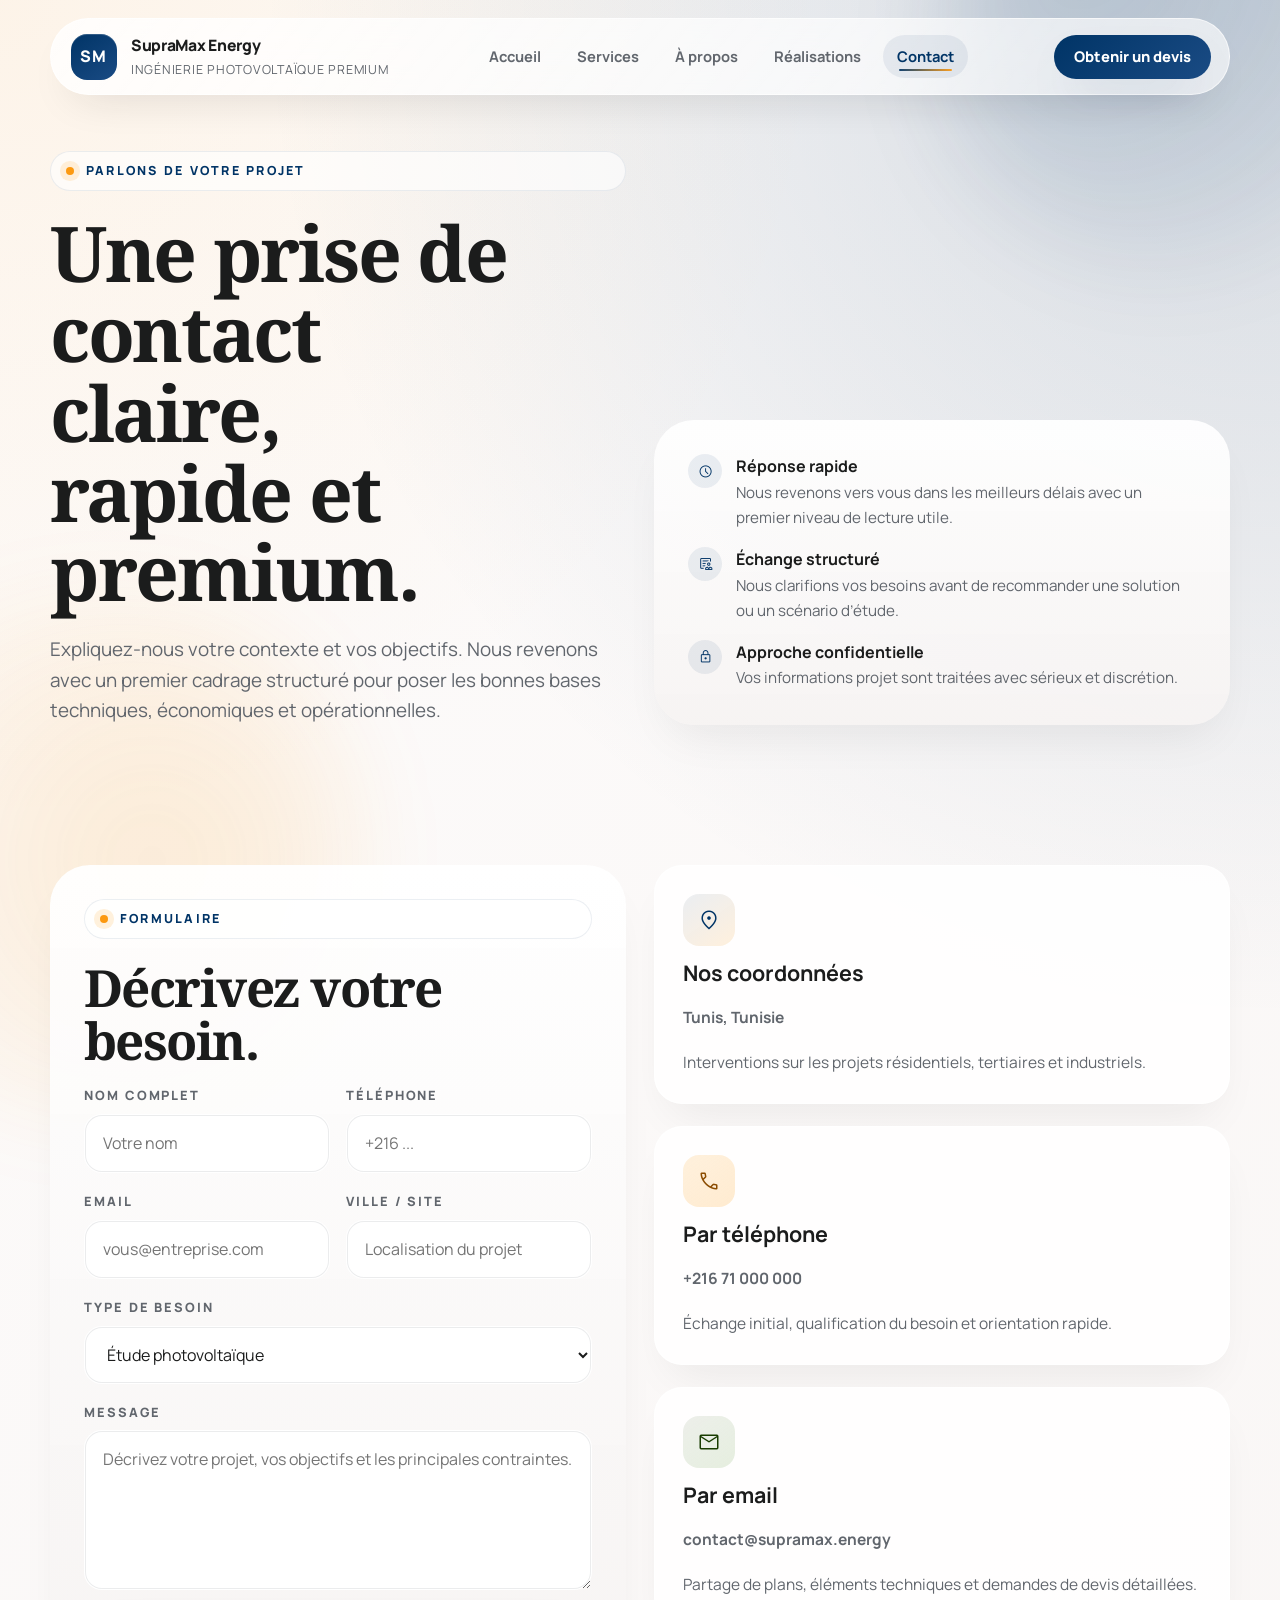
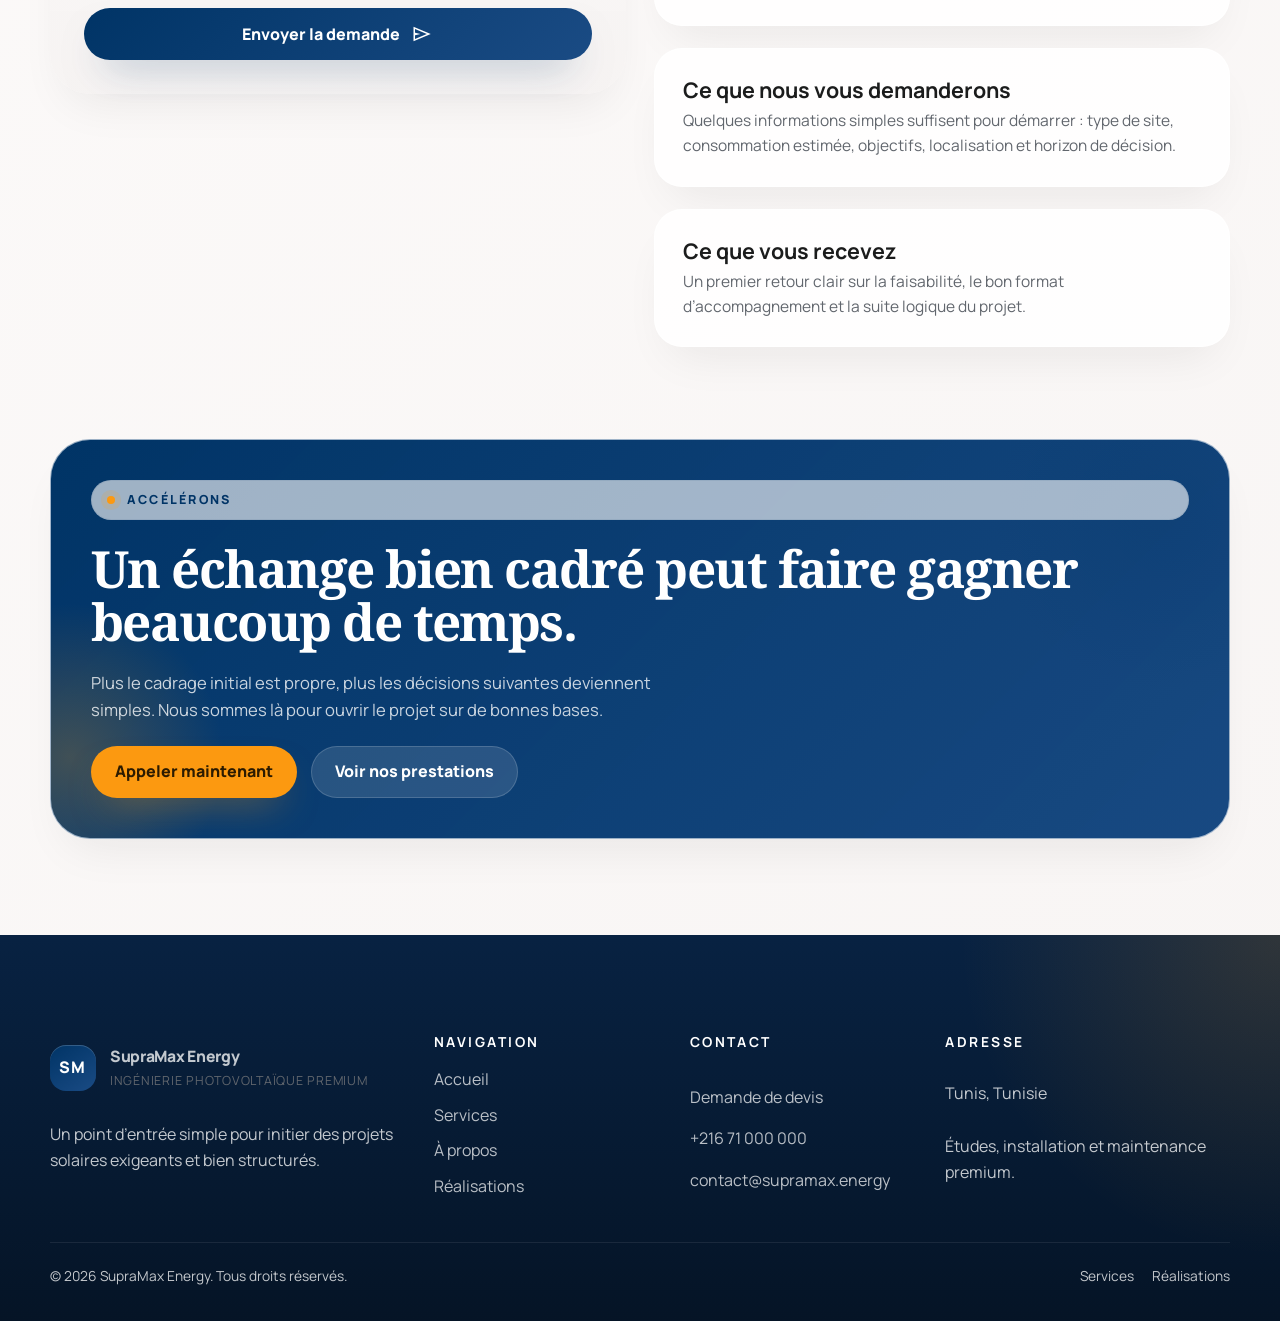
<file: solstice_engineering/contact.html>
<!DOCTYPE html>
<html lang="fr">
<head>
  <meta charset="utf-8">
  <meta name="viewport" content="width=device-width, initial-scale=1.0">
  <title>Contact | SupraMax Energy</title>
  <meta name="description" content="Contactez SupraMax Energy pour une étude photovoltaïque premium en Tunisie.">
  <link rel="preconnect" href="https://fonts.googleapis.com">
  <link rel="preconnect" href="https://fonts.gstatic.com" crossorigin>
  <link href="https://fonts.googleapis.com/css2?family=Manrope:wght@400;500;600;700;800&family=Noto+Serif:ital,wght@0,400;0,500;0,700;1,400&display=swap" rel="stylesheet">
  <link href="https://fonts.googleapis.com/css2?family=Material+Symbols+Outlined:opsz,wght,FILL,GRAD@20..48,200..700,0..1,0" rel="stylesheet">
  <link rel="stylesheet" href="site.css">
  <script src="site.js" defer></script>
</head>
<body>
  <header class="site-header">
    <div class="container nav-shell">
      <a class="brand" href="index.html">
        <span class="brand-mark">SM</span>
        <span class="brand-copy">
          <strong>SupraMax Energy</strong>
          <small>Ingénierie photovoltaïque premium</small>
        </span>
      </a>
      <nav class="nav-links" aria-label="Navigation principale">
        <a href="index.html">Accueil</a>
        <a href="services.html">Services</a>
        <a href="a-propos.html">À propos</a>
        <a href="realisations.html">Réalisations</a>
        <a class="is-active" href="contact.html">Contact</a>
      </nav>
      <div class="nav-actions">
        <a class="btn btn-primary btn-small" href="contact.html">Obtenir un devis</a>
        <button class="menu-toggle" type="button" aria-label="Ouvrir le menu" aria-expanded="false" data-nav-toggle>
          <span class="material-symbols-outlined">menu</span>
        </button>
      </div>
    </div>
    <div class="mobile-panel" data-mobile-nav>
      <nav class="mobile-links" aria-label="Navigation mobile">
        <a href="index.html">Accueil</a>
        <a href="services.html">Services</a>
        <a href="a-propos.html">À propos</a>
        <a href="realisations.html">Réalisations</a>
        <a class="is-active" href="contact.html">Contact</a>
      </nav>
      <a class="btn btn-primary btn-block" href="contact.html">Obtenir un devis</a>
    </div>
  </header>

  <main class="page-main">
    <section class="page-hero">
      <div class="container hero-grid">
        <div class="hero-copy" data-reveal>
          <span class="eyebrow">Parlons de votre projet</span>
          <h1>Une prise de contact claire, rapide et premium.</h1>
          <p>Expliquez-nous votre contexte et vos objectifs. Nous revenons avec un premier cadrage structuré pour poser les bonnes bases techniques, économiques et opérationnelles.</p>
        </div>
        <div class="panel" data-reveal>
          <div class="detail-list">
            <div class="detail-item">
              <span class="material-symbols-outlined">schedule</span>
              <div>
                <strong>Réponse rapide</strong>
                <span>Nous revenons vers vous dans les meilleurs délais avec un premier niveau de lecture utile.</span>
              </div>
            </div>
            <div class="detail-item">
              <span class="material-symbols-outlined">clinical_notes</span>
              <div>
                <strong>Échange structuré</strong>
                <span>Nous clarifions vos besoins avant de recommander une solution ou un scénario d’étude.</span>
              </div>
            </div>
            <div class="detail-item">
              <span class="material-symbols-outlined">lock</span>
              <div>
                <strong>Approche confidentielle</strong>
                <span>Vos informations projet sont traitées avec sérieux et discrétion.</span>
              </div>
            </div>
          </div>
        </div>
      </div>
    </section>

    <section class="section">
      <div class="container contact-grid">
        <div class="contact-form" data-reveal>
          <form class="panel" action="#" method="post">
            <div class="section-copy">
              <span class="eyebrow">Formulaire</span>
              <h2>Décrivez votre besoin.</h2>
            </div>
            <div class="form-row">
              <div class="field">
                <label for="nom">Nom complet</label>
                <input id="nom" name="nom" type="text" placeholder="Votre nom">
              </div>
              <div class="field">
                <label for="telephone">Téléphone</label>
                <input id="telephone" name="telephone" type="tel" placeholder="+216 ...">
              </div>
            </div>
            <div class="form-row">
              <div class="field">
                <label for="email">Email</label>
                <input id="email" name="email" type="email" placeholder="vous@entreprise.com">
              </div>
              <div class="field">
                <label for="ville">Ville / site</label>
                <input id="ville" name="ville" type="text" placeholder="Localisation du projet">
              </div>
            </div>
            <div class="field">
              <label for="service">Type de besoin</label>
              <select id="service" name="service">
                <option>Étude photovoltaïque</option>
                <option>Installation résidentielle premium</option>
                <option>Projet tertiaire / entreprise</option>
                <option>Projet industriel</option>
                <option>Maintenance & monitoring</option>
              </select>
            </div>
            <div class="field">
              <label for="message">Message</label>
              <textarea id="message" name="message" placeholder="Décrivez votre projet, vos objectifs et les principales contraintes."></textarea>
            </div>
            <button class="btn btn-primary btn-block" type="submit">
              Envoyer la demande
              <span class="material-symbols-outlined">send</span>
            </button>
          </form>
        </div>

        <div class="contact-side">
          <article class="info-card" data-reveal>
            <span class="card-accent"><span class="material-symbols-outlined">location_on</span></span>
            <h3>Nos coordonnées</h3>
            <p class="info-line">Tunis, Tunisie</p>
            <p class="info-subline">Interventions sur les projets résidentiels, tertiaires et industriels.</p>
          </article>
          <article class="info-card" data-reveal>
            <span class="card-accent orange"><span class="material-symbols-outlined">call</span></span>
            <h3>Par téléphone</h3>
            <p class="info-line">+216 71 000 000</p>
            <p class="info-subline">Échange initial, qualification du besoin et orientation rapide.</p>
          </article>
          <article class="info-card" data-reveal>
            <span class="card-accent green"><span class="material-symbols-outlined">mail</span></span>
            <h3>Par email</h3>
            <p class="info-line">contact@supramax.energy</p>
            <p class="info-subline">Partage de plans, éléments techniques et demandes de devis détaillées.</p>
          </article>
          <article class="faq-card" data-reveal>
            <h3>Ce que nous vous demanderons</h3>
            <p>Quelques informations simples suffisent pour démarrer : type de site, consommation estimée, objectifs, localisation et horizon de décision.</p>
          </article>
          <article class="faq-card" data-reveal>
            <h3>Ce que vous recevez</h3>
            <p>Un premier retour clair sur la faisabilité, le bon format d’accompagnement et la suite logique du projet.</p>
          </article>
        </div>
      </div>
    </section>

    <div class="container">
      <section class="cta-shell" data-reveal>
        <div class="section-copy">
          <span class="eyebrow">Accélérons</span>
          <h2>Un échange bien cadré peut faire gagner beaucoup de temps.</h2>
          <p>Plus le cadrage initial est propre, plus les décisions suivantes deviennent simples. Nous sommes là pour ouvrir le projet sur de bonnes bases.</p>
          <div class="hero-actions">
            <a class="btn btn-accent" href="tel:+21671000000">Appeler maintenant</a>
            <a class="btn btn-secondary" href="services.html">Voir nos prestations</a>
          </div>
        </div>
      </section>
    </div>
  </main>

  <footer class="site-footer">
    <div class="container">
      <div class="footer-grid">
        <div class="footer-brand">
          <a class="brand" href="index.html">
            <span class="brand-mark">SM</span>
            <span class="brand-copy">
              <strong>SupraMax Energy</strong>
              <small>Ingénierie photovoltaïque premium</small>
            </span>
          </a>
          <p>Un point d’entrée simple pour initier des projets solaires exigeants et bien structurés.</p>
        </div>
        <div class="footer-col">
          <strong>Navigation</strong>
          <div class="footer-links">
            <a href="index.html">Accueil</a>
            <a href="services.html">Services</a>
            <a href="a-propos.html">À propos</a>
            <a href="realisations.html">Réalisations</a>
          </div>
        </div>
        <div class="footer-col">
          <strong>Contact</strong>
          <div class="footer-links">
            <a href="contact.html">Demande de devis</a>
            <a href="tel:+21671000000">+216 71 000 000</a>
            <a href="mailto:contact@supramax.energy">contact@supramax.energy</a>
          </div>
        </div>
        <div class="footer-col">
          <strong>Adresse</strong>
          <p>Tunis, Tunisie</p>
          <p>Études, installation et maintenance premium.</p>
        </div>
      </div>
      <div class="footer-bottom">
        <span>© 2026 SupraMax Energy. Tous droits réservés.</span>
        <nav aria-label="Liens de pied de page">
          <a href="services.html">Services</a>
          <a href="realisations.html">Réalisations</a>
        </nav>
      </div>
    </div>
  </footer>
</body>
</html>
</file>
<file: solstice_engineering/site.css>
:root {
  --bg: #fcf9f8;
  --surface: #ffffff;
  --surface-low: #f6f3f2;
  --surface-high: #ebe5e3;
  --surface-strong: #d9d4d0;
  --text: #1b1c1c;
  --muted: #61666d;
  --primary: #003466;
  --primary-soft: #1a4b84;
  --primary-glow: rgba(0, 52, 102, 0.16);
  --accent: #fc9910;
  --accent-soft: #ffe6c4;
  --green: #183c00;
  --green-soft: #dbe7d1;
  --outline: rgba(115, 119, 129, 0.22);
  --white-70: rgba(255, 255, 255, 0.7);
  --white-14: rgba(255, 255, 255, 0.14);
  --shadow-soft: 0 24px 48px -18px rgba(27, 28, 28, 0.08);
  --shadow-hover: 0 30px 68px -30px rgba(0, 52, 102, 0.34);
  --shadow-strong: 0 28px 90px -32px rgba(0, 52, 102, 0.28);
  --ease-standard: cubic-bezier(0.25, 0.46, 0.45, 0.94);
  --ease-premium: cubic-bezier(0.22, 1, 0.36, 1);
  --ease-crisp: cubic-bezier(0.4, 0, 0.2, 1);
  --radius-xs: 14px;
  --radius-sm: 18px;
  --radius-md: 28px;
  --radius-lg: 40px;
  --scroll-progress: 0;
  --container: min(1180px, calc(100vw - 40px));
}

* {
  box-sizing: border-box;
}

html {
  scroll-behavior: smooth;
}

:focus-visible {
  outline: 2px solid rgba(51, 95, 153, 0.56);
  outline-offset: 3px;
}

body {
  position: relative;
  margin: 0;
  overflow-x: hidden;
  background:
    radial-gradient(circle at top left, rgba(252, 153, 16, 0.08), transparent 26%),
    radial-gradient(circle at top right, rgba(0, 52, 102, 0.16), transparent 32%),
    linear-gradient(140deg, rgba(255, 255, 255, 0.4), rgba(246, 243, 242, 0.7)),
    var(--bg);
  color: var(--text);
  font-family: "Manrope", sans-serif;
  line-height: 1.6;
  min-width: 320px;
  text-rendering: optimizeLegibility;
}

body::before,
body::after {
  content: "";
  position: fixed;
  pointer-events: none;
  z-index: 0;
  filter: blur(48px);
  opacity: 0.58;
}

body::before {
  top: -190px;
  right: -120px;
  width: 460px;
  height: 460px;
  border-radius: 50%;
  background: radial-gradient(circle at 30% 30%, rgba(0, 52, 102, 0.32), rgba(0, 52, 102, 0));
  animation: floatDrift 16s ease-in-out infinite;
}

body::after {
  left: -160px;
  bottom: -220px;
  width: 520px;
  height: 520px;
  border-radius: 46%;
  background: radial-gradient(circle at 60% 50%, rgba(252, 153, 16, 0.26), rgba(252, 153, 16, 0));
  animation: floatDrift 20s ease-in-out infinite reverse;
}

.site-header,
.page-main,
.site-footer {
  position: relative;
  z-index: 1;
}

@keyframes floatDrift {
  0%,
  100% {
    transform: translate3d(0, 0, 0) rotate(0.001deg);
  }

  50% {
    transform: translate3d(0, -22px, 0) rotate(4deg);
  }
}

@keyframes pulseSoft {
  0%,
  100% {
    opacity: 0.52;
  }

  50% {
    opacity: 0.76;
  }
}

img {
  display: block;
  max-width: 100%;
}

a {
  color: inherit;
  text-decoration: none;
}

button,
input,
select,
textarea {
  font: inherit;
}

button {
  border: 0;
  background: none;
  cursor: pointer;
}

.material-symbols-outlined {
  font-variation-settings: "FILL" 0, "wght" 300, "GRAD" 0, "opsz" 24;
}

.container {
  width: var(--container);
  margin: 0 auto;
}

.site-header {
  position: sticky;
  top: 0;
  z-index: 40;
  padding: 18px 0 0;
  transition: padding 0.45s var(--ease-premium);
}

.site-header::after {
  content: "";
  position: absolute;
  left: 0;
  right: 0;
  bottom: -3px;
  height: 2px;
  opacity: 0;
  transform: scaleX(var(--scroll-progress, 0));
  transform-origin: left center;
  transition: opacity 0.35s var(--ease-standard);
  background: linear-gradient(90deg, var(--accent), rgba(252, 153, 16, 0.82), var(--primary-soft), var(--primary));
}

body.is-scrolled .site-header::after {
  opacity: 0.8;
}

.nav-shell {
  display: flex;
  align-items: center;
  justify-content: space-between;
  gap: 24px;
  padding: 14px 18px 14px 20px;
  border: 1px solid rgba(255, 255, 255, 0.62);
  border-radius: 999px;
  background: linear-gradient(130deg, rgba(255, 255, 255, 0.82), rgba(255, 255, 255, 0.62));
  backdrop-filter: blur(24px);
  box-shadow: 0 20px 45px -24px rgba(27, 28, 28, 0.18);
  transition: border-color 0.4s var(--ease-standard), box-shadow 0.5s var(--ease-premium), background-color 0.4s var(--ease-standard), transform 0.45s var(--ease-premium);
}

body.is-scrolled .site-header {
  padding-top: 10px;
}

body.is-scrolled .nav-shell {
  border-color: rgba(255, 255, 255, 0.7);
  background: linear-gradient(130deg, rgba(255, 255, 255, 0.9), rgba(246, 243, 242, 0.78));
  box-shadow: 0 22px 56px -30px rgba(27, 28, 28, 0.34);
  transform: translateY(-1px);
}

.brand {
  display: inline-flex;
  align-items: center;
  gap: 14px;
  min-width: 0;
}

.brand-mark {
  width: 46px;
  height: 46px;
  display: inline-flex;
  align-items: center;
  justify-content: center;
  border-radius: 16px;
  background: linear-gradient(145deg, var(--primary), var(--primary-soft));
  color: #fff;
  font-weight: 800;
  letter-spacing: 0.08em;
  box-shadow: inset 0 1px 0 rgba(255, 255, 255, 0.18);
}

.brand-copy {
  display: grid;
  gap: 2px;
}

.brand-copy strong {
  font-size: 0.98rem;
  font-weight: 800;
  letter-spacing: -0.02em;
}

.brand-copy small {
  color: var(--muted);
  font-size: 0.78rem;
  letter-spacing: 0.06em;
  text-transform: uppercase;
}

.nav-links,
.mobile-links {
  display: flex;
  align-items: center;
  gap: 8px;
}

.nav-links a,
.mobile-links a {
  position: relative;
  padding: 10px 14px;
  border-radius: 999px;
  color: var(--muted);
  font-size: 0.92rem;
  font-weight: 700;
  transition: color 0.3s var(--ease-standard), background-color 0.3s var(--ease-standard), transform 0.3s var(--ease-standard);
}

.nav-links a::after,
.mobile-links a::after {
  content: "";
  position: absolute;
  left: 16px;
  right: 16px;
  bottom: 7px;
  height: 2px;
  border-radius: 999px;
  transform: scaleX(0);
  transform-origin: center;
  transition: transform 0.38s var(--ease-premium);
  background: linear-gradient(90deg, rgba(0, 52, 102, 0.92), rgba(252, 153, 16, 0.92));
}

.nav-links a:hover,
.mobile-links a:hover,
.nav-links a.is-active,
.mobile-links a.is-active {
  color: var(--primary);
  background: rgba(0, 52, 102, 0.07);
}

.nav-links a:hover::after,
.mobile-links a:hover::after,
.nav-links a.is-active::after,
.mobile-links a.is-active::after {
  transform: scaleX(1);
}

.nav-actions {
  display: flex;
  align-items: center;
  gap: 12px;
}

.menu-toggle {
  width: 46px;
  height: 46px;
  display: none;
  align-items: center;
  justify-content: center;
  border-radius: 16px;
  background: var(--surface-low);
  color: var(--primary);
  box-shadow: inset 0 0 0 1px var(--outline);
  transition: transform 0.3s var(--ease-standard), box-shadow 0.3s var(--ease-standard), background-color 0.3s var(--ease-standard);
}

.menu-toggle:hover {
  transform: translateY(-1px);
  background: rgba(0, 52, 102, 0.07);
  box-shadow: inset 0 0 0 1px rgba(0, 52, 102, 0.22);
}

.mobile-panel {
  display: grid;
  width: var(--container);
  margin: 10px auto 0;
  padding: 0 16px;
  max-height: 0;
  border-radius: 28px;
  background: rgba(255, 255, 255, 0.86);
  backdrop-filter: blur(18px);
  box-shadow: var(--shadow-soft);
  opacity: 0;
  overflow: hidden;
  pointer-events: none;
  transform: translateY(-8px) scale(0.985);
  transform-origin: top center;
  transition: max-height 0.52s var(--ease-premium), opacity 0.34s var(--ease-standard), transform 0.46s var(--ease-premium), padding 0.34s var(--ease-standard);
}

.mobile-panel.is-open {
  padding: 16px;
  max-height: 520px;
  gap: 14px;
  opacity: 1;
  pointer-events: auto;
  transform: translateY(0) scale(1);
}

.mobile-links {
  flex-direction: column;
  align-items: stretch;
}

.mobile-panel nav,
.mobile-panel > .btn {
  overflow: hidden;
}

.mobile-links a {
  background: var(--surface-low);
}

.btn {
  position: relative;
  isolation: isolate;
  overflow: hidden;
  display: inline-flex;
  align-items: center;
  justify-content: center;
  gap: 10px;
  min-height: 52px;
  padding: 0 24px;
  border-radius: 999px;
  font-weight: 800;
  transition: transform 0.36s var(--ease-premium), box-shadow 0.4s var(--ease-premium), background-color 0.35s var(--ease-standard), color 0.35s var(--ease-standard);
}

.btn::before {
  content: "";
  position: absolute;
  inset: 0;
  z-index: -1;
  transform: translateX(-116%);
  background: linear-gradient(112deg, rgba(255, 255, 255, 0), rgba(255, 255, 255, 0.38), rgba(255, 255, 255, 0));
  transition: transform 0.7s var(--ease-premium);
}

.btn:hover {
  transform: translateY(-3px);
}

.btn:hover::before {
  transform: translateX(116%);
}

.btn:active {
  transform: translateY(-1px) scale(0.992);
}

.btn-primary {
  background: linear-gradient(135deg, var(--primary), var(--primary-soft));
  color: #fff;
  box-shadow: 0 20px 42px -20px rgba(0, 52, 102, 0.58);
}

.btn-secondary {
  background: rgba(255, 255, 255, 0.68);
  color: var(--primary);
  box-shadow: inset 0 0 0 1px rgba(0, 52, 102, 0.12);
}

.btn-accent {
  background: var(--accent);
  color: #2c1b00;
  box-shadow: 0 18px 38px -18px rgba(252, 153, 16, 0.6);
}

.btn-primary:hover,
.btn-accent:hover {
  box-shadow: 0 26px 44px -24px rgba(0, 52, 102, 0.62);
}

.btn-small {
  min-height: 44px;
  padding: 0 20px;
  font-size: 0.92rem;
}

.btn-block {
  width: 100%;
}

.page-main {
  padding-bottom: 96px;
}

.hero,
.page-hero {
  padding: 46px 0 48px;
}

.hero-grid,
.split-grid,
.contact-grid,
.story-grid,
.portfolio-grid,
.service-grid,
.value-grid,
.detail-grid,
.metric-grid {
  display: grid;
  gap: 28px;
}

.hero-grid,
.split-grid,
.story-grid,
.detail-grid,
.contact-grid {
  grid-template-columns: repeat(2, minmax(0, 1fr));
  align-items: center;
}

.page-hero .hero-grid {
  align-items: end;
}

.eyebrow {
  display: inline-flex;
  align-items: center;
  gap: 12px;
  padding: 10px 16px;
  border-radius: 999px;
  background: rgba(255, 255, 255, 0.62);
  color: var(--primary);
  font-size: 0.78rem;
  font-weight: 800;
  letter-spacing: 0.18em;
  text-transform: uppercase;
  box-shadow: inset 0 0 0 1px rgba(0, 52, 102, 0.08);
}

.eyebrow::before {
  content: "";
  width: 8px;
  height: 8px;
  border-radius: 50%;
  background: var(--accent);
  box-shadow: 0 0 0 6px rgba(252, 153, 16, 0.14);
}

.hero-copy,
.section-copy {
  display: grid;
  gap: 22px;
}

.hero-copy h1,
.section-heading h2,
.section-heading h3,
.section-copy h2,
.section-copy h3,
.cta-shell h2 {
  margin: 0;
  font-family: "Noto Serif", serif;
  letter-spacing: -0.03em;
  line-height: 1.04;
}

.hero-copy h1 {
  font-size: clamp(3.2rem, 8vw, 6.8rem);
  max-width: 10.5ch;
}

.page-hero .hero-copy h1 {
  font-size: clamp(2.8rem, 6vw, 5.4rem);
  max-width: 11ch;
}

.section-copy h2,
.section-heading h2 {
  font-size: clamp(2rem, 4vw, 3.6rem);
}

.hero-copy p,
.section-copy p,
.section-lead {
  margin: 0;
  color: var(--muted);
  font-size: clamp(1.04rem, 1.8vw, 1.18rem);
  max-width: 62ch;
}

.hero-actions {
  display: flex;
  flex-wrap: wrap;
  gap: 14px;
}

.hero-home-premium {
  padding: 36px 0 8px;
}

.hero-premium-shell {
  position: relative;
  min-height: 620px;
  display: grid;
  align-items: end;
  overflow: hidden;
  isolation: isolate;
  border-radius: 46px;
  border: 1px solid rgba(255, 255, 255, 0.54);
  padding: clamp(26px, 4vw, 56px);
  background:
    radial-gradient(circle at 80% 78%, rgba(252, 153, 16, 0.24), transparent 38%),
    linear-gradient(136deg, rgba(6, 24, 38, 0.85), rgba(18, 66, 86, 0.68)),
    url("https://lh3.googleusercontent.com/aida-public/[base64]") center/cover no-repeat;
  box-shadow: 0 36px 92px -42px rgba(0, 52, 102, 0.5);
  transition: transform 0.75s var(--ease-premium), box-shadow 0.65s var(--ease-premium);
}

.hero-premium-shell::before {
  content: "";
  position: absolute;
  inset: 0;
  z-index: -1;
  background: linear-gradient(180deg, rgba(5, 16, 28, 0.2), rgba(5, 16, 28, 0.68));
}

.hero-premium-shell::after {
  content: "";
  position: absolute;
  inset: auto -8% -36% auto;
  width: 430px;
  height: 430px;
  border-radius: 50%;
  z-index: -1;
  background: radial-gradient(circle, rgba(255, 255, 255, 0.22), rgba(255, 255, 255, 0));
  animation: pulseSoft 9s ease-in-out infinite;
}

.hero-premium-content {
  display: grid;
  gap: 24px;
  max-width: 740px;
  color: #fdf9f5;
}

.hero-premium-content .eyebrow {
  width: fit-content;
  background: rgba(247, 248, 251, 0.16);
  color: rgba(255, 255, 255, 0.9);
  box-shadow: inset 0 0 0 1px rgba(255, 255, 255, 0.22);
}

.hero-premium-content h1 {
  margin: 0;
  max-width: 11.2ch;
  font-family: "Noto Serif", serif;
  font-size: clamp(2.9rem, 7vw, 5.9rem);
  letter-spacing: -0.03em;
  line-height: 0.96;
  text-wrap: balance;
  color: #fdf7f2;
}

.hero-premium-content h1 em {
  color: var(--accent);
  font-style: italic;
  font-weight: 500;
  text-shadow: 0 10px 24px rgba(252, 153, 16, 0.2);
}

.hero-premium-content p {
  margin: 0;
  max-width: 58ch;
  color: rgba(255, 255, 255, 0.78);
  font-size: clamp(1rem, 1.7vw, 1.13rem);
}

.hero-premium-content .btn-secondary {
  color: #fff;
  background: rgba(255, 255, 255, 0.14);
  box-shadow: inset 0 0 0 1px rgba(255, 255, 255, 0.24);
}

.hero-premium-meta {
  display: flex;
  flex-wrap: wrap;
  gap: 10px;
}

.hero-premium-meta span {
  padding: 8px 12px;
  border-radius: 999px;
  font-size: 0.77rem;
  letter-spacing: 0.12em;
  text-transform: uppercase;
  font-weight: 800;
  color: rgba(255, 255, 255, 0.82);
  background: rgba(255, 255, 255, 0.1);
  box-shadow: inset 0 0 0 1px rgba(255, 255, 255, 0.2);
}

@media (hover: hover) and (pointer: fine) {
  .hero-premium-shell:hover {
    transform: translateY(-5px);
    box-shadow: 0 42px 100px -42px rgba(0, 52, 102, 0.58);
  }
}

.hero-panel,
.image-panel,
.glow-panel,
.story-panel,
.cta-shell,
.wide-panel {
  position: relative;
  overflow: hidden;
  border-radius: var(--radius-lg);
  background: linear-gradient(180deg, rgba(255, 255, 255, 0.94), rgba(246, 243, 242, 0.9));
  box-shadow: var(--shadow-soft);
  border: 1px solid rgba(255, 255, 255, 0.6);
}

.hero-panel,
.wide-panel,
.story-panel,
.cta-shell {
  --tilt-x: 0deg;
  --tilt-y: 0deg;
}

.hero-panel {
  min-height: 620px;
  padding: 28px;
  display: grid;
  align-content: end;
  isolation: isolate;
  transition: transform 0.7s var(--ease-premium), box-shadow 0.55s var(--ease-premium);
}

.hero-panel::before,
.wide-panel::before,
.cta-shell::before {
  content: "";
  position: absolute;
  inset: auto auto -20% -12%;
  width: 320px;
  height: 320px;
  border-radius: 50%;
  background: radial-gradient(circle, rgba(252, 153, 16, 0.24), transparent 68%);
  z-index: -1;
  animation: pulseSoft 8s ease-in-out infinite;
}

.hero-panel::after,
.wide-panel::after,
.cta-shell::after {
  content: "";
  position: absolute;
  inset: 0 0 auto auto;
  width: 360px;
  height: 360px;
  border-radius: 50%;
  background: radial-gradient(circle, rgba(0, 52, 102, 0.2), transparent 68%);
  transform: translate(32%, -28%);
  z-index: -1;
  animation: pulseSoft 10s ease-in-out infinite;
}

.hero-media,
.cover-image {
  width: 100%;
  height: 100%;
  object-fit: cover;
  border-radius: calc(var(--radius-lg) - 10px);
  transition: transform 1.2s var(--ease-premium), filter 0.6s var(--ease-standard);
}

.hero-media-wrap {
  position: absolute;
  inset: 20px;
  border-radius: calc(var(--radius-lg) - 10px);
  overflow: hidden;
}

.hero-overlay {
  position: absolute;
  inset: 20px;
  border-radius: calc(var(--radius-lg) - 10px);
  background: linear-gradient(180deg, rgba(0, 19, 38, 0.06), rgba(0, 19, 38, 0.66));
  transition: opacity 0.45s var(--ease-standard);
}

.hero-panel:hover .hero-media {
  transform: scale(1.06);
  filter: saturate(1.08);
}

.hero-panel:hover .hero-overlay {
  opacity: 0.78;
}

.floating-card,
.stat-card,
.service-card,
.value-card,
.info-card,
.portfolio-card,
.quote-card,
.timeline-card,
.faq-card {
  background: rgba(255, 255, 255, 0.84);
  border-radius: var(--radius-md);
  box-shadow: var(--shadow-soft);
  border: 1px solid rgba(255, 255, 255, 0.72);
}

.floating-card {
  position: relative;
  padding: 22px;
  backdrop-filter: blur(14px);
  max-width: 280px;
  transition: transform 0.48s var(--ease-premium), box-shadow 0.45s var(--ease-premium), background-color 0.45s var(--ease-standard);
}

.floating-card.top {
  justify-self: end;
}

.floating-card.bottom {
  margin-top: auto;
}

.floating-card strong,
.stat-card strong,
.portfolio-card strong,
.info-card strong {
  display: block;
  font-size: 1.1rem;
}

.floating-card p,
.stat-card p,
.service-card p,
.value-card p,
.portfolio-card p,
.quote-card p,
.timeline-card p,
.faq-card p,
.info-card p {
  margin: 6px 0 0;
  color: var(--muted);
  font-size: 0.97rem;
}

.metric-strip {
  margin-top: -44px;
  position: relative;
  z-index: 2;
}

.metric-grid {
  grid-template-columns: repeat(4, minmax(0, 1fr));
}

.stat-card {
  padding: 28px;
}

.stat-card .metric {
  font-family: "Noto Serif", serif;
  font-size: clamp(2rem, 3vw, 2.9rem);
  color: var(--primary);
  letter-spacing: -0.04em;
}

.stat-card .label,
.kicker,
.mini-label {
  color: var(--muted);
  font-size: 0.78rem;
  font-weight: 800;
  letter-spacing: 0.18em;
  text-transform: uppercase;
}

.section {
  padding: 92px 0 0;
}

.section-heading {
  display: grid;
  gap: 14px;
  margin-bottom: 28px;
}

.section-heading p {
  margin: 0;
  color: var(--muted);
  max-width: 62ch;
}

.panel {
  padding: 34px;
  border-radius: var(--radius-lg);
  background: linear-gradient(180deg, rgba(255, 255, 255, 0.92), rgba(246, 243, 242, 0.94));
  box-shadow: var(--shadow-soft);
}

.service-grid,
.value-grid {
  grid-template-columns: repeat(3, minmax(0, 1fr));
}

.service-card,
.value-card,
.timeline-card,
.faq-card,
.portfolio-card,
.info-card {
  padding: 28px;
}

.service-card,
.value-card,
.portfolio-card {
  min-height: 100%;
}

.service-card,
.value-card,
.portfolio-card,
.stat-card,
.quote-card,
.timeline-card,
.faq-card,
.info-card {
  position: relative;
  isolation: isolate;
  overflow: hidden;
  transition: transform 0.56s var(--ease-premium), box-shadow 0.56s var(--ease-premium), background-color 0.45s var(--ease-standard), border-color 0.4s var(--ease-standard);
}

.service-card::before,
.value-card::before,
.portfolio-card::before,
.stat-card::before,
.quote-card::before,
.timeline-card::before,
.faq-card::before,
.info-card::before {
  content: "";
  position: absolute;
  inset: 0;
  z-index: -1;
  opacity: 0;
  background: linear-gradient(128deg, rgba(0, 52, 102, 0.08), rgba(252, 153, 16, 0.05) 45%, rgba(255, 255, 255, 0));
  transition: opacity 0.5s var(--ease-standard);
}

.card-accent {
  width: 52px;
  height: 52px;
  display: inline-flex;
  align-items: center;
  justify-content: center;
  border-radius: 16px;
  margin-bottom: 24px;
  color: var(--primary);
  background: linear-gradient(145deg, rgba(0, 52, 102, 0.08), rgba(252, 153, 16, 0.14));
  transition: transform 0.5s var(--ease-premium), filter 0.4s var(--ease-standard);
}

.card-accent.green {
  color: var(--green);
  background: linear-gradient(145deg, rgba(24, 60, 0, 0.08), rgba(219, 231, 209, 0.7));
}

.card-accent.orange {
  color: #8b4c00;
  background: linear-gradient(145deg, rgba(252, 153, 16, 0.14), rgba(255, 230, 196, 0.8));
}

.service-card h3,
.value-card h3,
.portfolio-card h3,
.info-card h3,
.timeline-card h3,
.faq-card h3 {
  margin: 0;
  font-size: 1.34rem;
  line-height: 1.18;
}

.service-card h3,
.value-card h3,
.portfolio-card h3 {
  font-family: "Noto Serif", serif;
  letter-spacing: -0.02em;
}

.tag-row {
  display: flex;
  flex-wrap: wrap;
  gap: 10px;
  margin-top: 18px;
}

.tag {
  padding: 8px 12px;
  border-radius: 999px;
  background: var(--surface-low);
  color: var(--primary);
  font-size: 0.8rem;
  font-weight: 800;
}

.check-list,
.detail-list,
.meta-list {
  display: grid;
  gap: 16px;
}

.check-item,
.detail-item {
  display: flex;
  gap: 14px;
  align-items: flex-start;
}

.check-item .material-symbols-outlined,
.detail-item .material-symbols-outlined {
  flex: none;
  width: 34px;
  height: 34px;
  display: inline-flex;
  align-items: center;
  justify-content: center;
  border-radius: 50%;
  color: var(--primary);
  background: rgba(0, 52, 102, 0.08);
}

.detail-item strong,
.check-item strong {
  display: block;
  font-size: 1rem;
}

.detail-item span,
.check-item span {
  color: var(--muted);
  font-size: 0.95rem;
}

.wide-panel {
  padding: 30px;
}

.wide-panel-grid {
  display: grid;
  grid-template-columns: 1.15fr 0.85fr;
  gap: 26px;
  align-items: center;
}

.surface-image {
  min-height: 360px;
  border-radius: calc(var(--radius-lg) - 10px);
  overflow: hidden;
}

.surface-image img {
  width: 100%;
  height: 100%;
  object-fit: cover;
  transition: transform 1s var(--ease-premium), filter 0.5s var(--ease-standard);
}

.wide-panel:hover .surface-image img,
.portfolio-card:hover .portfolio-media img {
  transform: scale(1.06);
  filter: saturate(1.06);
}

.quote-card {
  padding: 28px;
}

.quote-card strong {
  display: block;
  margin-top: 20px;
  font-size: 0.98rem;
}

.timeline {
  display: grid;
  gap: 18px;
}

.timeline-card {
  display: grid;
  gap: 10px;
}

.timeline-step {
  color: var(--accent);
  font-size: 0.78rem;
  font-weight: 800;
  letter-spacing: 0.18em;
  text-transform: uppercase;
}

.portfolio-grid {
  grid-template-columns: repeat(2, minmax(0, 1fr));
}

.portfolio-card {
  display: grid;
  gap: 18px;
}

.portfolio-media {
  aspect-ratio: 16 / 10;
  border-radius: calc(var(--radius-md) - 8px);
  overflow: hidden;
}

.portfolio-media img {
  width: 100%;
  height: 100%;
  object-fit: cover;
  transition: transform 0.7s var(--ease-premium), filter 0.45s var(--ease-standard);
}

.portfolio-meta {
  display: flex;
  flex-wrap: wrap;
  gap: 12px;
  color: var(--muted);
  font-size: 0.86rem;
  font-weight: 700;
}

.portfolio-kpi {
  display: flex;
  gap: 18px;
  flex-wrap: wrap;
}

.portfolio-kpi span {
  display: grid;
  gap: 2px;
  color: var(--muted);
  font-size: 0.94rem;
}

.portfolio-kpi strong {
  font-family: "Noto Serif", serif;
  font-size: 1.42rem;
  color: var(--primary);
}

.story-panel {
  padding: 34px;
}

.story-panel h3 {
  margin: 8px 0 0;
  font-family: "Noto Serif", serif;
  font-size: clamp(1.7rem, 3vw, 2.4rem);
  letter-spacing: -0.03em;
  line-height: 1.1;
}

.story-panel p {
  margin: 0;
  color: var(--muted);
  font-size: 1.02rem;
}

.story-panel .metric-grid {
  grid-template-columns: repeat(3, minmax(0, 1fr));
  margin-top: 28px;
}

.story-panel .metric-grid .stat-card {
  padding: 22px;
  background: var(--surface);
}

.contact-grid {
  align-items: start;
}

.contact-form,
.contact-side {
  display: grid;
  gap: 22px;
}

.contact-form .panel {
  display: grid;
  gap: 18px;
}

.form-row {
  display: grid;
  grid-template-columns: repeat(2, minmax(0, 1fr));
  gap: 16px;
}

.field {
  display: grid;
  gap: 8px;
}

.field label {
  font-size: 0.8rem;
  font-weight: 800;
  letter-spacing: 0.15em;
  text-transform: uppercase;
  color: var(--muted);
}

.field input,
.field select,
.field textarea {
  width: 100%;
  padding: 16px 18px;
  border: 1px solid transparent;
  border-radius: 18px;
  background: var(--surface);
  color: var(--text);
  box-shadow: inset 0 0 0 1px rgba(115, 119, 129, 0.14);
  transition: border-color 0.35s var(--ease-standard), box-shadow 0.35s var(--ease-standard), transform 0.35s var(--ease-standard), background-color 0.35s var(--ease-standard);
}

.field input:focus,
.field select:focus,
.field textarea:focus {
  outline: none;
  border-color: rgba(51, 95, 153, 0.38);
  box-shadow: 0 0 0 4px rgba(51, 95, 153, 0.12);
  transform: translateY(-1px);
  background: rgba(255, 255, 255, 0.96);
}

.field textarea {
  min-height: 160px;
  resize: vertical;
}

.info-card {
  display: grid;
  gap: 14px;
}

.info-card .card-accent {
  margin-bottom: 0;
}

.info-line {
  color: var(--text);
  font-weight: 700;
}

.info-subline {
  color: var(--muted);
  font-size: 0.95rem;
}

.cta-shell {
  padding: 40px;
  margin-top: 92px;
  background:
    linear-gradient(135deg, rgba(0, 52, 102, 0.98), rgba(26, 75, 132, 0.92)),
    var(--primary);
  color: #fff;
}

.cta-shell p {
  margin: 0;
  color: rgba(255, 255, 255, 0.78);
  font-size: 1.04rem;
  max-width: 56ch;
}

.cta-shell .hero-actions .btn-secondary {
  background: rgba(255, 255, 255, 0.12);
  color: #fff;
  box-shadow: inset 0 0 0 1px rgba(255, 255, 255, 0.16);
}

.site-footer {
  padding: 96px 0 34px;
  color: rgba(255, 255, 255, 0.76);
  background:
    radial-gradient(circle at top right, rgba(252, 153, 16, 0.16), transparent 24%),
    linear-gradient(180deg, #082242, #051426);
}

.footer-grid {
  display: grid;
  grid-template-columns: 1.25fr 0.8fr 0.8fr 1fr;
  gap: 28px;
}

.footer-brand {
  display: grid;
  gap: 18px;
}

.footer-brand .brand {
  align-items: center;
}

.footer-brand p,
.footer-col p {
  margin: 0;
}

.footer-col {
  display: grid;
  gap: 14px;
}

.footer-col strong {
  color: #fff;
  font-size: 0.86rem;
  letter-spacing: 0.18em;
  text-transform: uppercase;
}

.footer-links {
  display: grid;
  gap: 10px;
}

.footer-links a {
  color: rgba(255, 255, 255, 0.72);
  transition: color 0.2s ease;
}

.footer-links a:hover {
  color: #fff;
}

.footer-bottom {
  display: flex;
  justify-content: space-between;
  gap: 18px;
  align-items: center;
  margin-top: 42px;
  padding-top: 22px;
  border-top: 1px solid rgba(255, 255, 255, 0.08);
  font-size: 0.86rem;
}

.footer-bottom nav {
  display: flex;
  gap: 18px;
  flex-wrap: wrap;
}

@media (hover: hover) and (pointer: fine) {
  .service-card:hover,
  .value-card:hover,
  .portfolio-card:hover,
  .stat-card:hover,
  .quote-card:hover,
  .timeline-card:hover,
  .faq-card:hover,
  .info-card:hover,
  .floating-card:hover {
    transform: translateY(-8px);
    border-color: rgba(255, 255, 255, 0.86);
    box-shadow: var(--shadow-hover);
  }

  .service-card:hover::before,
  .value-card:hover::before,
  .portfolio-card:hover::before,
  .stat-card:hover::before,
  .quote-card:hover::before,
  .timeline-card:hover::before,
  .faq-card:hover::before,
  .info-card:hover::before {
    opacity: 1;
  }

  .service-card:hover .card-accent,
  .value-card:hover .card-accent,
  .info-card:hover .card-accent {
    transform: translateY(-2px) scale(1.04);
    filter: saturate(1.08);
  }

  body.motion-ready .hero-panel,
  body.motion-ready .wide-panel,
  body.motion-ready .story-panel,
  body.motion-ready .cta-shell {
    transform: perspective(1400px) rotateX(var(--tilt-x)) rotateY(var(--tilt-y));
    will-change: transform;
  }
}

.has-js .site-header,
.has-js .page-main,
.has-js .site-footer {
  opacity: 0;
  transform: translateY(14px);
  transition: opacity 0.85s var(--ease-premium), transform 0.85s var(--ease-premium);
}

.has-js body.is-loaded .site-header,
.has-js body.is-loaded .page-main,
.has-js body.is-loaded .site-footer {
  opacity: 1;
  transform: translateY(0);
}

.has-js [data-reveal] {
  opacity: 0;
  filter: blur(8px);
  transform: translateY(24px) scale(0.985);
  transition: opacity 0.78s var(--ease-premium), transform 0.78s var(--ease-premium), filter 0.7s var(--ease-standard);
  transition-delay: var(--reveal-delay, 0s);
}

.has-js [data-reveal].is-visible {
  opacity: 1;
  filter: blur(0);
  transform: translateY(0);
}

.page-wipe {
  position: fixed;
  inset: 0;
  z-index: 120;
  pointer-events: none;
  opacity: 0;
  transform: translateY(104%);
  background:
    radial-gradient(circle at 78% 18%, rgba(252, 153, 16, 0.3), transparent 36%),
    linear-gradient(140deg, rgba(0, 52, 102, 0.97), rgba(26, 75, 132, 0.95));
  transition: transform 0.62s var(--ease-premium), opacity 0.35s var(--ease-standard);
}

body.is-transitioning .page-wipe {
  opacity: 1;
  transform: translateY(0);
}

@media (prefers-reduced-motion: reduce) {
  *,
  *::before,
  *::after {
    animation: none !important;
    transition-duration: 0.01ms !important;
    transition-delay: 0ms !important;
    scroll-behavior: auto !important;
  }

  .has-js [data-reveal] {
    opacity: 1;
    filter: none;
    transform: none;
  }

  .has-js .site-header,
  .has-js .page-main,
  .has-js .site-footer {
    opacity: 1;
    transform: none;
  }
}

@media (max-width: 1080px) {
  .nav-links {
    display: none;
  }

  .menu-toggle {
    display: inline-flex;
  }

  .hero-grid,
  .split-grid,
  .story-grid,
  .detail-grid,
  .contact-grid,
  .wide-panel-grid {
    grid-template-columns: 1fr;
  }

  .service-grid,
  .value-grid,
  .portfolio-grid,
  .metric-grid,
  .footer-grid {
    grid-template-columns: repeat(2, minmax(0, 1fr));
  }
}

@media (max-width: 720px) {
  :root {
    --container: min(1180px, calc(100vw - 24px));
  }

  .site-header {
    padding-top: 12px;
  }

  .nav-shell {
    border-radius: 28px;
    padding: 12px 14px;
  }

  .brand-copy small {
    display: none;
  }

  .nav-actions .btn {
    display: none;
  }

  .hero,
  .page-hero,
  .section {
    padding-top: 64px;
  }

  .hero-home-premium {
    padding-top: 18px;
  }

  .hero-premium-shell {
    min-height: 540px;
    border-radius: 32px;
    padding: 24px;
    background-position: 58% 50%;
  }

  .hero-premium-content {
    gap: 18px;
  }

  .hero-premium-content h1 {
    max-width: 12ch;
    line-height: 1;
  }

  .hero-premium-meta {
    gap: 8px;
  }

  .hero-premium-meta span {
    font-size: 0.72rem;
    letter-spacing: 0.1em;
  }

  .hero-panel {
    min-height: 420px;
    padding: 18px;
  }

  .floating-card {
    max-width: none;
  }

  .service-grid,
  .value-grid,
  .portfolio-grid,
  .metric-grid,
  .story-panel .metric-grid,
  .footer-grid,
  .form-row {
    grid-template-columns: 1fr;
  }

  .cta-shell,
  .panel,
  .wide-panel,
  .story-panel {
    padding: 24px;
    border-radius: 28px;
  }

  .footer-bottom {
    flex-direction: column;
    align-items: flex-start;
  }
}
</file>
